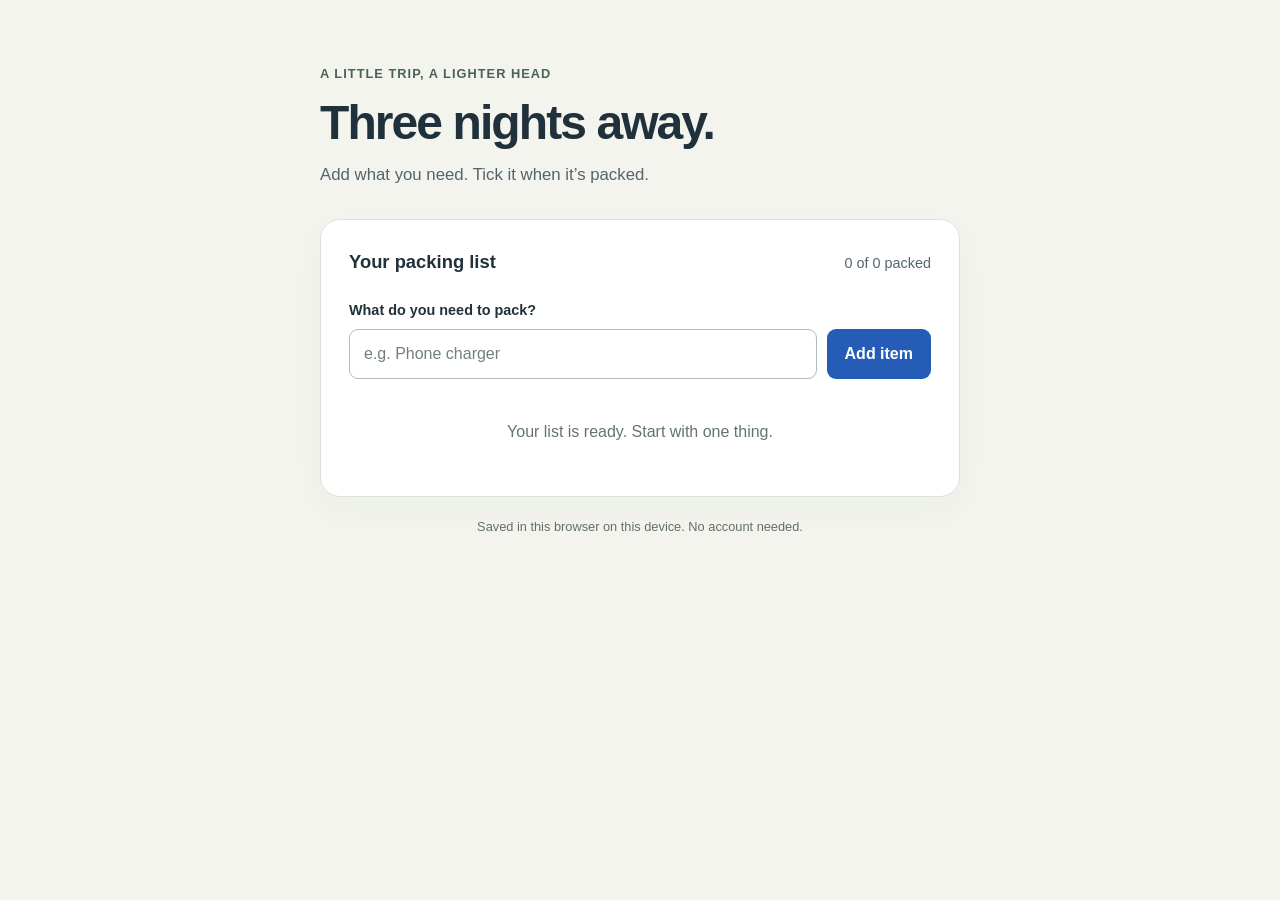
<file: plugins/plain-steps/evals/baseline-app/index.html>
<!doctype html>
<html lang="en">
<head>
  <meta charset="utf-8">
  <meta name="viewport" content="width=device-width, initial-scale=1">
  <meta name="color-scheme" content="light">
  <title>Three-night packing list</title>
  <link rel="stylesheet" href="styles.css">
  <script src="app.js" defer></script>
</head>
<body>
  <main class="packing-app">
    <header>
      <p class="eyebrow">A little trip, a lighter head</p>
      <h1>Three nights away.</h1>
      <p class="intro">Add what you need. Tick it when it’s packed.</p>
    </header>

    <section class="list-card" aria-labelledby="list-heading">
      <div class="list-heading">
        <h2 id="list-heading">Your packing list</h2>
        <p id="progress">0 of 0 packed</p>
      </div>

      <form id="add-form">
        <label for="item-name">What do you need to pack?</label>
        <div class="add-row">
          <input id="item-name" name="item" type="text" placeholder="e.g. Phone charger" autocomplete="off" maxlength="160" required>
          <button type="submit">Add item</button>
        </div>
      </form>

      <p id="empty-state" class="empty-state">Your list is ready. Start with one thing.</p>
      <ul id="packing-list" aria-label="Items to pack"></ul>
      <p id="announcement" class="visually-hidden" role="status" aria-live="polite"></p>
      <p id="storage-warning" class="storage-warning" role="alert" hidden></p>
    </section>

    <footer>Saved in this browser on this device. No account needed.</footer>
  </main>
</body>
</html>
</file>
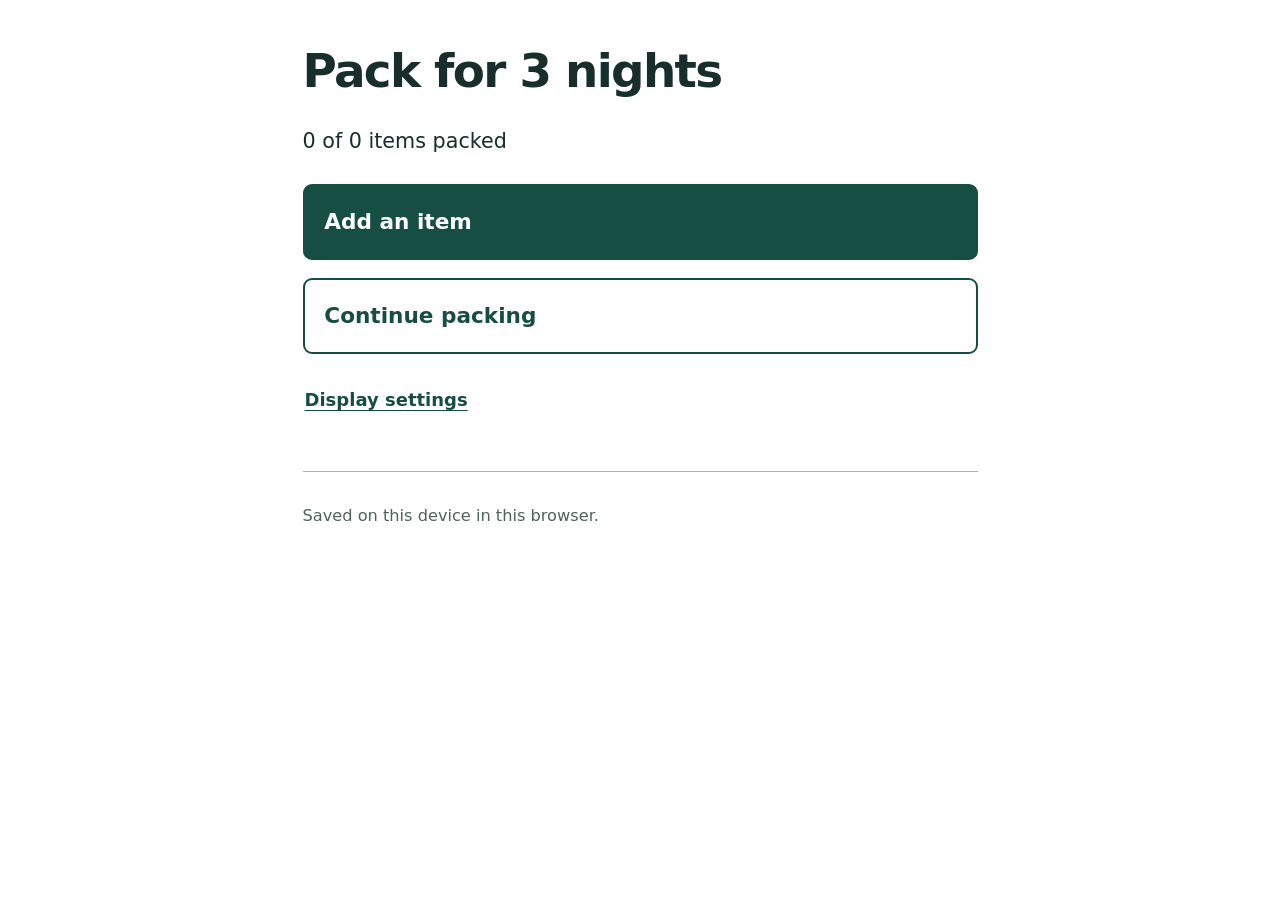
<file: plugins/plain-steps/examples/packing/index.html>
<!doctype html>
<html lang="en">
<head>
  <meta charset="utf-8">
  <meta name="viewport" content="width=device-width, initial-scale=1">
  <meta name="color-scheme" content="light">
  <title>Pack for 3 nights — Plain Steps example</title>
  <link rel="stylesheet" href="style.css">
  <script src="app.js" defer></script>
</head>
<body>
  <a class="skip" href="#main">Skip to packing</a>
  <main id="main">
    <header><h1 id="home-heading" tabindex="-1">Pack for 3 nights</h1></header>
    <section id="home-view" aria-labelledby="home-heading">
      <p id="home-count" class="count">0 of 0 items packed</p>
      <div class="home-actions">
        <button id="home-add" class="primary" type="button">Add an item</button>
        <button id="home-continue" type="button">Continue packing</button>
      </div>
      <button id="home-settings" class="text-button" type="button">Display settings</button>
    </section>

    <section id="add-view" aria-labelledby="add-heading" hidden>
      <button class="back text-button" type="button" data-home>Back to start</button>
      <h2 id="add-heading" tabindex="-1">Add an item</h2>
      <form id="add-form" novalidate>
        <label for="item-name">Item to pack</label>
        <p id="item-hint" class="hint">For example, a toothbrush. Up to 100 characters.</p>
        <input id="item-name" name="item" type="text" autocomplete="off" aria-describedby="item-hint item-error">
        <p id="item-error" class="error" role="alert" hidden></p>
        <button class="primary" type="submit">Add item</button>
        <p class="hint">Your draft stays here when you go back. Add the item to save it.</p>
      </form>
    </section>

    <section id="packing-view" aria-labelledby="packing-heading" hidden>
      <button class="back text-button" type="button" data-home>Back to start</button>
      <h2 id="packing-heading" tabindex="-1">Your packing list</h2>
      <p id="packing-count" class="count">0 of 0 items packed</p>
      <p id="empty-list">No items yet. Add the first thing you want to pack.</p>
      <ul id="packing-list" aria-label="Items to pack"></ul>
      <div class="packing-actions">
        <button id="list-add" class="primary" type="button">Add an item</button>
        <button id="undo" type="button" disabled>Undo last toggle</button>
      </div>
    </section>

    <section id="settings-view" aria-labelledby="settings-heading" hidden>
      <button class="back text-button" type="button" data-home>Back to start</button>
      <h2 id="settings-heading" tabindex="-1">Display settings</h2>
      <fieldset>
        <legend>Space between items</legend>
        <label class="choice"><input type="radio" name="density" value="roomy" checked>Roomy list</label>
        <label class="choice"><input type="radio" name="density" value="compact">Compact list</label>
      </fieldset>
      <details>
        <summary>Where the list is saved</summary>
        <p>This example saves items and display settings in this browser on this device. It sends nothing to a server. Other people using this browser may be able to read them.</p>
        <p>Open this file again in the same browser to continue. Browser settings, private browsing or moving the file can affect saving. Clearing browser data can remove the list.</p>
      </details>
    </section>

    <footer>
      <p id="save-status" role="status" aria-live="polite" aria-atomic="true" tabindex="-1">Checking saved items…</p>
      <button id="retry-save" type="button" hidden>Try saving again</button>
      <p id="action-status" class="visually-hidden" role="status" aria-live="polite" aria-atomic="true"></p>
    </footer>
    <noscript><p>This example needs JavaScript to add and save items. It uses no network connection.</p></noscript>
  </main>
</body>
</html>
</file>
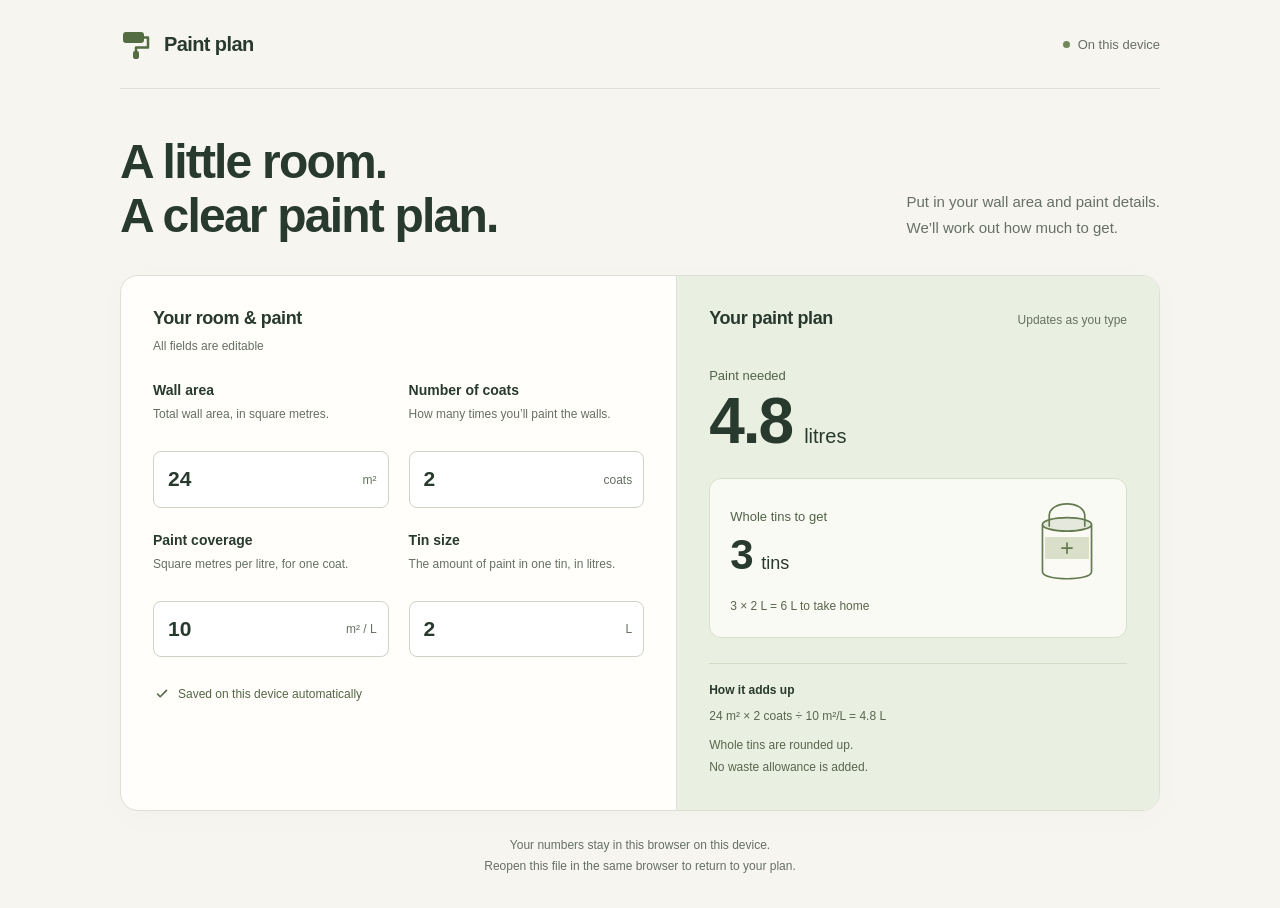
<file: plugins/plain-steps/examples/paint-corrected/index.html>
<!doctype html>
<html lang="en-AU">
<head>
  <meta charset="utf-8">
  <meta name="viewport" content="width=device-width, initial-scale=1">
  <meta name="color-scheme" content="light">
  <meta name="theme-color" content="#f6f5ef">
  <meta http-equiv="Content-Security-Policy" content="default-src 'none'; script-src 'self' file:; style-src 'self' file:; img-src 'self' file: data:; connect-src 'none'; base-uri 'none'; form-action 'none'">
  <title>Paint plan — room calculator</title>
  <link rel="stylesheet" href="styles.css">
  <script src="app.js" defer></script>
</head>
<body>
  <div class="page">
    <header class="masthead">
      <a class="wordmark" href="./index.html" aria-label="Paint plan home">
        <svg viewBox="0 0 32 32" width="32" height="32" fill="none" aria-hidden="true">
          <rect x="3" y="4" width="21" height="11" rx="3" fill="currentColor"/>
          <path d="M24 9.5h4v10H16v7" stroke="currentColor" stroke-width="2.5" stroke-linecap="round" stroke-linejoin="round"/>
          <rect x="13" y="23" width="6" height="8" rx="2" fill="currentColor"/>
        </svg>
        <span>Paint plan</span>
      </a>
      <span class="local-note"><span class="status-dot" aria-hidden="true"></span>On this device</span>
    </header>

    <main>
      <div class="intro">
        <h1>A little room.<br>A clear paint plan.</h1>
        <p>Put in your wall area and paint details.<br class="desktop-break"> We’ll work out how much to get.</p>
      </div>

      <div class="calculator">
        <section class="details" aria-labelledby="details-title">
          <div class="section-heading">
            <h2 id="details-title">Your room &amp; paint</h2>
            <span>All fields are editable</span>
          </div>

          <form id="paint-form" novalidate>
            <div class="field">
              <label for="area">Wall area</label>
              <p class="field-hint" id="area-hint">Total wall area, in square metres.</p>
              <div class="input-wrap">
                <input id="area" name="area" type="number" min="0" step="any" value="24" inputmode="decimal" required aria-describedby="area-hint area-error">
                <span class="unit" aria-hidden="true">m²</span>
              </div>
              <p class="field-error" id="area-error" hidden></p>
            </div>

            <div class="field">
              <label for="coats">Number of coats</label>
              <p class="field-hint" id="coats-hint">How many times you’ll paint the walls.</p>
              <div class="input-wrap">
                <input id="coats" name="coats" type="number" min="1" step="1" value="2" inputmode="numeric" required aria-describedby="coats-hint coats-error">
                <span class="unit" aria-hidden="true">coats</span>
              </div>
              <p class="field-error" id="coats-error" hidden></p>
            </div>

            <div class="field">
              <label for="coverage">Paint coverage</label>
              <p class="field-hint" id="coverage-hint">Square metres per litre, for one coat.</p>
              <div class="input-wrap">
                <input id="coverage" name="coverage" type="number" min="0" step="any" value="10" inputmode="decimal" required aria-describedby="coverage-hint coverage-error">
                <span class="unit" aria-hidden="true">m² / L</span>
              </div>
              <p class="field-error" id="coverage-error" hidden></p>
            </div>

            <div class="field">
              <label for="tin">Tin size</label>
              <p class="field-hint" id="tin-hint">The amount of paint in one tin, in litres.</p>
              <div class="input-wrap">
                <input id="tin" name="tin" type="number" min="0" step="any" value="2" inputmode="decimal" required aria-describedby="tin-hint tin-error">
                <span class="unit" aria-hidden="true">L</span>
              </div>
              <p class="field-error" id="tin-error" hidden></p>
            </div>
          </form>

          <div class="save-note" id="save-note" role="status">
            <svg viewBox="0 0 20 20" width="18" height="18" fill="none" aria-hidden="true"><path d="m5 10 3 3 7-7" stroke="currentColor" stroke-width="1.8" stroke-linecap="round" stroke-linejoin="round"/></svg>
            <span id="save-message">Checking local save…</span>
          </div>
        </section>

        <section class="results" aria-labelledby="results-title">
          <div class="result-heading">
            <h2 id="results-title">Your paint plan</h2>
            <span class="live-note">Updates as you type</span>
          </div>

          <div id="result-values" role="status" aria-live="polite" aria-atomic="true">
            <div class="litres-result">
              <p class="result-label">Paint needed</p>
              <p class="litres-number"><output id="litres" for="area coats coverage">4.8</output><span>litres</span></p>
            </div>

            <div class="tins-result">
              <div>
                <p class="result-label">Whole tins to get</p>
                <p class="tins-number"><output id="tins" for="area coats coverage tin">3</output><span id="tin-label">tins</span></p>
              </div>
              <svg class="tin-drawing" viewBox="0 0 92 104" width="78" height="88" fill="none" aria-hidden="true">
                <path d="M17 30v56c0 11 58 11 58 0V30" fill="#fbfaf5" stroke="currentColor" stroke-width="2"/>
                <ellipse cx="46" cy="30" rx="29" ry="8" fill="#e5e9dd" stroke="currentColor" stroke-width="2"/>
                <path d="M20 45h52v26H20z" fill="#d9dfc8"/>
                <path d="M25 32V20C25 1 67 1 67 20v12" stroke="currentColor" stroke-width="2" stroke-linecap="round"/>
                <path d="M40 58h12M46 52v12" stroke="currentColor" stroke-width="2" stroke-linecap="round"/>
              </svg>
              <p class="tin-detail" id="tin-detail">3 × 2 L = 6 L to take home</p>
            </div>
            <p class="result-message" id="result-message" hidden></p>
          </div>

          <div class="working">
            <h3>How it adds up</h3>
            <p id="formula">24 m² × 2 coats ÷ 10 m²/L = 4.8 L</p>
            <p>Whole tins are rounded up.<br>No waste allowance is added.</p>
          </div>
        </section>
      </div>

      <footer>
        <p>Your numbers stay in this browser on this device.</p>
        <p>Reopen this file in the same browser to return to your plan.</p>
      </footer>
      <noscript><p class="noscript">Enable JavaScript in this browser to calculate and save your plan.</p></noscript>
    </main>
  </div>
</body>
</html>
</file>
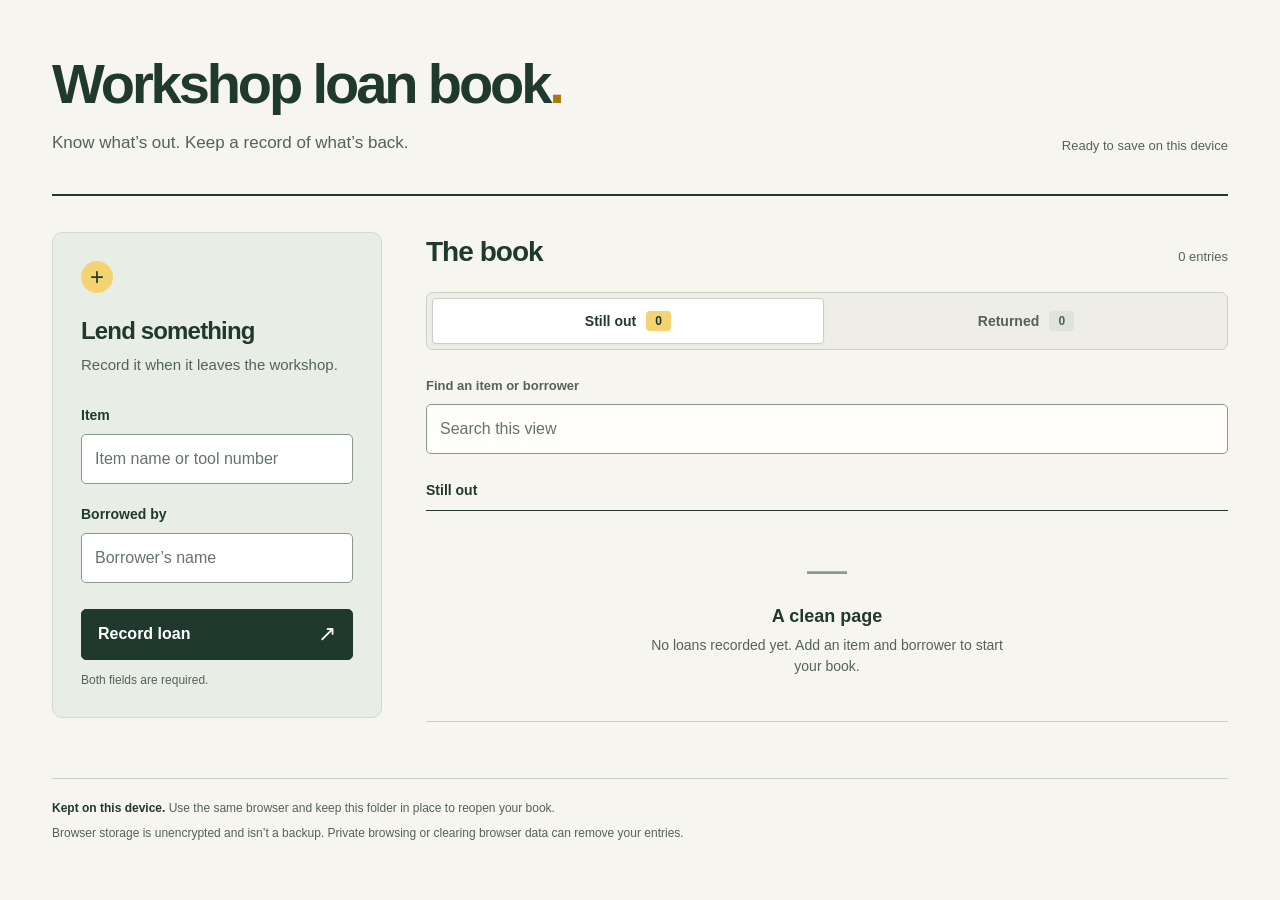
<file: plugins/plain-steps/examples/workshop-loans/index.html>
<!doctype html>
<html lang="en">
<head>
  <meta charset="utf-8">
  <meta name="viewport" content="width=device-width, initial-scale=1">
  <meta name="theme-color" content="#20392f">
  <meta http-equiv="Content-Security-Policy" content="default-src 'none'; script-src 'self'; style-src 'self'; connect-src 'none'; base-uri 'none'; form-action 'none'; object-src 'none'">
  <title>Workshop loan book</title>
  <link rel="stylesheet" href="styles.css">
  <script src="loan-book.js" defer></script>
  <script src="app.js" defer></script>
</head>
<body>
  <a class="skip-link" href="#main">Skip to loan book</a>
  <div class="page">
    <header class="page-header">
      <div>
        <h1>Workshop loan book<span aria-hidden="true">.</span></h1>
        <p>Know what’s out. Keep a record of what’s back.</p>
      </div>
      <p class="save-state" id="save-state">Opening saved book…</p>
    </header>
    <main id="main">
      <noscript><p class="notice">Turn on JavaScript to use the loan book. Nothing has been saved or changed.</p></noscript>
      <div id="storage-problem" class="notice" hidden>
        <p id="storage-error" role="alert"></p>
        <button type="button" id="retry-storage" class="secondary">Reopen saved book</button>
        <p class="small">Your entries in the form stay here.</p>
      </div>
      <div class="workspace">
        <section class="entry-panel" aria-labelledby="entry-heading">
          <div class="section-marker" aria-hidden="true">+</div>
          <h2 id="entry-heading">Lend something</h2>
          <p class="muted">Record it when it leaves the workshop.</p>
          <form id="loan-form" novalidate>
            <div class="field">
              <label for="item">Item</label>
              <input id="item" name="item" type="text" required maxlength="160" autocomplete="off" placeholder="Item name or tool number" aria-describedby="item-error">
              <p id="item-error" class="field-error" hidden></p>
            </div>
            <div class="field">
              <label for="borrower">Borrowed by</label>
              <input id="borrower" name="borrower" type="text" required maxlength="100" autocomplete="off" placeholder="Borrower’s name" aria-describedby="borrower-error">
              <p id="borrower-error" class="field-error" hidden></p>
            </div>
            <button id="record-loan" class="primary" type="submit" disabled>Record loan <span aria-hidden="true">↗</span></button>
            <p class="form-note">Both fields are required.</p>
          </form>
        </section>
        <section class="book-panel" aria-labelledby="book-heading">
          <div class="book-header">
            <h2 id="book-heading">The book</h2>
            <p class="book-total" id="book-total">Opening…</p>
          </div>
          <div class="view-controls" role="group" aria-label="Show loans">
            <button type="button" class="view-button" id="show-out" aria-pressed="true">Still out <span id="out-count">0</span></button>
            <button type="button" class="view-button" id="show-returned" aria-pressed="false">Returned <span id="returned-count">0</span></button>
          </div>
          <div id="undo-panel" class="undo-panel" hidden>
            <p id="undo-description"></p>
            <button type="button" id="undo-return" class="text-button">Undo last return</button>
          </div>
          <div class="search-field">
            <label for="search">Find an item or borrower</label>
            <input id="search" type="search" autocomplete="off" placeholder="Search this view" aria-controls="loan-list">
          </div>
          <div class="list-heading">
            <h3 id="list-heading" tabindex="-1">Still out</h3>
            <p id="result-count" class="small"></p>
          </div>
          <ul id="loan-list" class="loan-list" aria-labelledby="list-heading"></ul>
          <div id="empty-state" class="empty-state">
            <span class="empty-mark" aria-hidden="true">—</span>
            <h3 id="empty-title">Opening your book</h3>
            <p id="empty-copy">Checking for entries saved on this device.</p>
          </div>
        </section>
      </div>
      <p id="status" class="status-message" role="status" aria-live="polite" aria-atomic="true"></p>
    </main>
    <footer>
      <p><strong>Kept on this device.</strong> Use the same browser and keep this folder in place to reopen your book.</p>
      <p>Browser storage is unencrypted and isn’t a backup. Private browsing or clearing browser data can remove your entries.</p>
    </footer>
  </div>
</body>
</html>
</file>
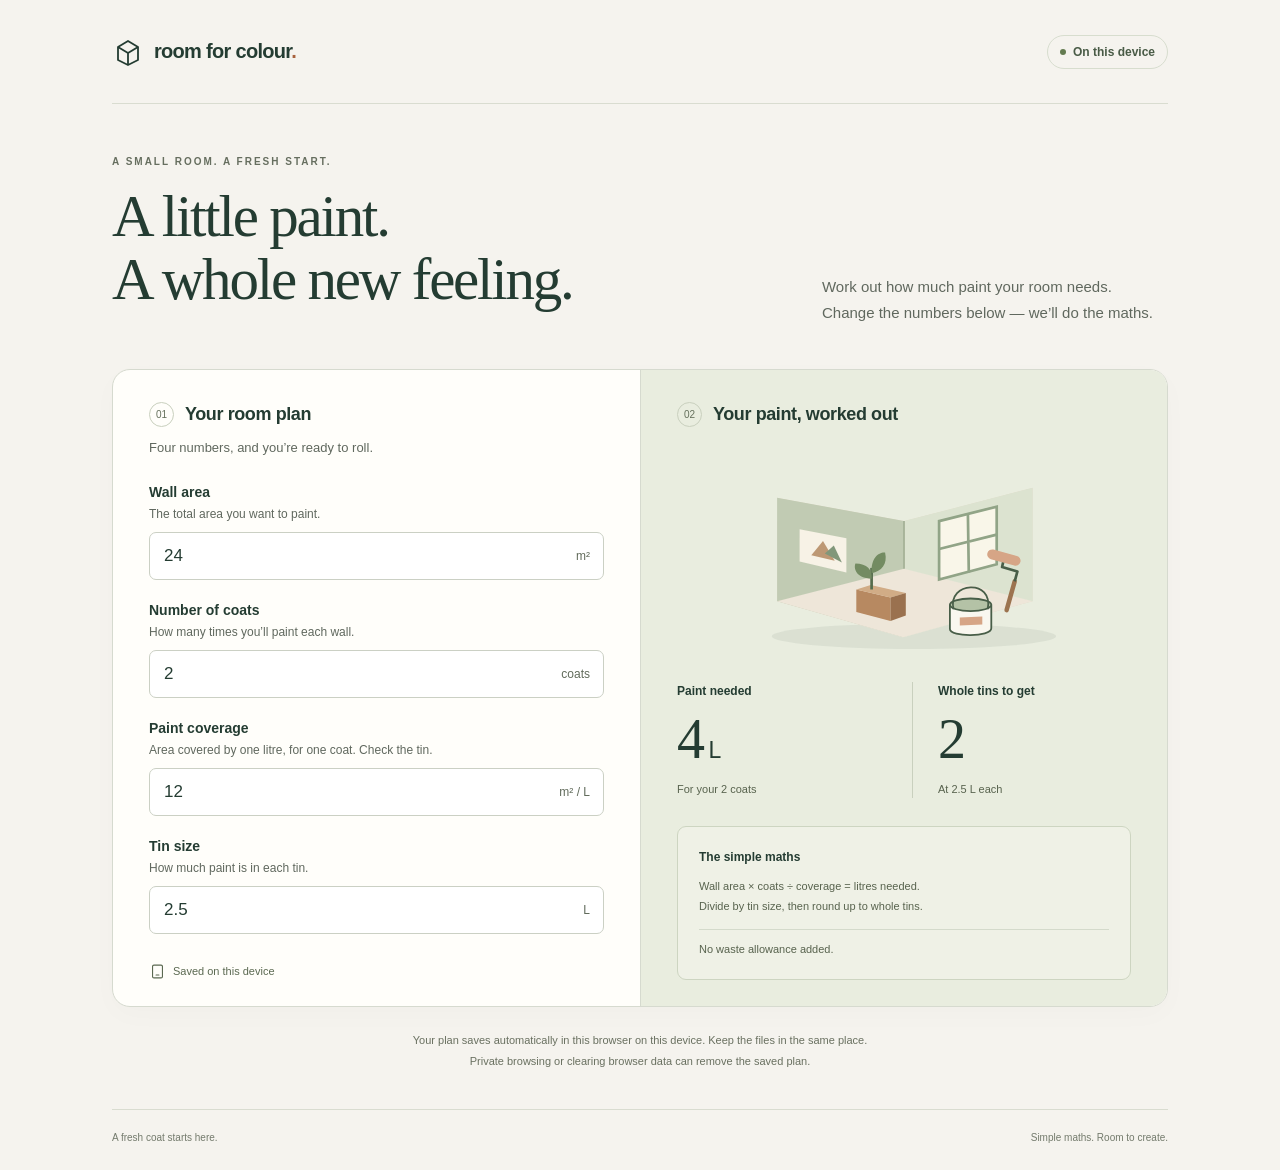
<file: plugins/plain-steps/evals/v2/native-v1-paint-baseline/index.html>
<!doctype html>
<html lang="en">
  <head>
    <meta charset="utf-8">
    <meta name="viewport" content="width=device-width, initial-scale=1">
    <meta name="theme-color" content="#f5f3ee">
    <meta http-equiv="Content-Security-Policy" content="default-src 'none'; script-src 'self' file:; style-src 'self' file:; img-src 'self' data:; connect-src 'none'; font-src 'none'; object-src 'none'; base-uri 'none'; form-action 'none'">
    <title>Room for colour — Paint calculator</title>
    <link rel="stylesheet" href="styles.css">
    <script src="app.js" defer></script>
  </head>
  <body>
    <div class="page">
      <header class="site-header">
        <a class="brand" href="#main" aria-label="Room for colour, paint calculator">
          <svg viewBox="0 0 32 32" width="32" height="32" fill="none" aria-hidden="true">
            <path d="M6 11 16 5l10 6v13l-10 5-10-5V11Z" stroke="currentColor" stroke-width="1.8" stroke-linejoin="round"/>
            <path d="m6 11 10 6 10-6M16 17v12" stroke="currentColor" stroke-width="1.8" stroke-linejoin="round"/>
          </svg>
          <span>room for colour<span class="brand-dot">.</span></span>
        </a>
        <span class="local-badge"><span aria-hidden="true"></span>On this device</span>
      </header>

      <main id="main">
        <div class="intro">
          <p class="eyebrow">A SMALL ROOM. A FRESH START.</p>
          <h1>A little paint.<br>A whole new feeling.</h1>
          <p class="intro-copy">Work out how much paint your room needs.<br class="desktop-break"> Change the numbers below — we’ll do the maths.</p>
        </div>

        <div class="calculator">
          <section class="plan-panel" aria-labelledby="plan-heading">
            <div class="section-heading">
              <span class="step-number" aria-hidden="true">01</span>
              <h2 id="plan-heading">Your room plan</h2>
            </div>
            <p class="section-copy">Four numbers, and you’re ready to roll.</p>

            <form id="paint-form" novalidate>
              <div class="field">
                <label for="area">Wall area <span class="sr-only">in square metres</span></label>
                <p class="field-hint" id="area-hint">The total area you want to paint.</p>
                <div class="input-wrap">
                  <input id="area" name="area" type="text" inputmode="decimal" maxlength="32" value="24" autocomplete="off" spellcheck="false" aria-describedby="area-hint area-error" required>
                  <span class="input-unit" aria-hidden="true">m²</span>
                </div>
                <p class="field-error" id="area-error" hidden></p>
              </div>

              <div class="field">
                <label for="coats">Number of coats</label>
                <p class="field-hint" id="coats-hint">How many times you’ll paint each wall.</p>
                <div class="input-wrap">
                  <input id="coats" name="coats" type="text" inputmode="numeric" maxlength="32" value="2" autocomplete="off" spellcheck="false" aria-describedby="coats-hint coats-error" required>
                  <span class="input-unit" aria-hidden="true">coats</span>
                </div>
                <p class="field-error" id="coats-error" hidden></p>
              </div>

              <div class="field">
                <label for="coverage">Paint coverage <span class="sr-only">in square metres per litre</span></label>
                <p class="field-hint" id="coverage-hint">Area covered by one litre, for one coat. Check the tin.</p>
                <div class="input-wrap">
                  <input id="coverage" name="coverage" type="text" inputmode="decimal" maxlength="32" value="12" autocomplete="off" spellcheck="false" aria-describedby="coverage-hint coverage-error" required>
                  <span class="input-unit" aria-hidden="true">m² / L</span>
                </div>
                <p class="field-error" id="coverage-error" hidden></p>
              </div>

              <div class="field">
                <label for="tinSize">Tin size <span class="sr-only">in litres</span></label>
                <p class="field-hint" id="tinSize-hint">How much paint is in each tin.</p>
                <div class="input-wrap">
                  <input id="tinSize" name="tinSize" type="text" inputmode="decimal" maxlength="32" value="2.5" autocomplete="off" spellcheck="false" aria-describedby="tinSize-hint tinSize-error" required>
                  <span class="input-unit" aria-hidden="true">L</span>
                </div>
                <p class="field-error" id="tinSize-error" hidden></p>
              </div>
            </form>
            <div class="save-notice">
              <svg width="17" height="17" viewBox="0 0 24 24" fill="none" aria-hidden="true"><rect x="5" y="3" width="14" height="18" rx="2" stroke="currentColor" stroke-width="1.6"/><path d="M10 17h4" stroke="currentColor" stroke-width="1.6" stroke-linecap="round"/></svg>
              <p id="save-status" role="status">Checking saved plan…</p>
            </div>
          </section>

          <section class="result-panel" aria-labelledby="result-heading">
            <div class="section-heading">
              <span class="step-number" aria-hidden="true">02</span>
              <h2 id="result-heading">Your paint, worked out</h2>
            </div>

            <svg class="room-art" viewBox="0 0 400 230" fill="none" aria-hidden="true">
              <ellipse cx="211" cy="207" rx="158" ry="14" fill="#243c32" opacity=".07"/>
              <path d="M59 168V53l141 26 143-37v126l-144 40L59 168Z" fill="#e7dfd0"/>
              <path d="M59 53 200 79v129L59 168V53Z" fill="#c1cbb3"/>
              <path d="m200 79 143-37v126l-144 40 1-129Z" fill="#dce3d0"/>
              <path d="m59 168 141-36 143 36-144 40L59 168Z" fill="#eee6d9"/>
              <path d="M200 79v53" stroke="#a5b297" stroke-width="2"/>
              <path d="m239 79 64-16v64l-64 17V79Z" fill="#f9f6e9" stroke="#91a487" stroke-width="3"/>
              <path d="m271 71 1 65m-33-26 64-16" stroke="#91a487" stroke-width="3"/>
              <path d="m84 88 52 10v38l-52-12V88Z" fill="#f7f2e6"/>
              <path d="m97 117 13-16 13 22-26-6Z" fill="#bd9874"/>
              <path d="m112 115 10-9 9 19-19-10Z" fill="#81977a"/>
              <path d="m147 155 38 9v26l-38-10v-25Z" fill="#b78961"/>
              <path d="m147 155 16-5 39 9-17 5-38-9Z" fill="#d1ac86"/>
              <path d="m185 164 17-5v25l-17 6v-26Z" fill="#9a714f"/>
              <path d="M164 155v-24" stroke="#556c4c" stroke-width="3"/>
              <path d="M164 143c-18-1-20-12-18-17 13 0 19 7 18 17Zm0-6c-1-18 9-24 15-23 3 13-4 21-15 23Z" fill="#738b62"/>
              <ellipse cx="274" cy="173" rx="23" ry="7" fill="#485e48"/>
              <path d="M251 172v27c0 9 46 9 46-1v-26" fill="#f9f7ef" stroke="#485e48" stroke-width="2"/>
              <ellipse cx="274" cy="172" rx="23" ry="7" fill="#b4c2a6" stroke="#485e48" stroke-width="2"/>
              <path d="M255 177c-7-31 45-34 38 0" stroke="#485e48" stroke-width="2"/>
              <path d="m262 186 25-1v9l-25 1v-9Z" fill="#d6a586"/>
              <path d="m314 178 9-32" stroke="#9c734f" stroke-width="5" stroke-linecap="round"/>
              <path d="m323 146 3-11-17-5 2-9" stroke="#485e48" stroke-width="3" stroke-linejoin="round"/>
              <path d="m298 116 26 7" stroke="#d6a586" stroke-width="11" stroke-linecap="round"/>
            </svg>

            <div id="results" aria-live="polite" aria-atomic="true">
              <div class="result-grid">
                <div class="result-item">
                  <p class="result-label">Paint needed</p>
                  <p class="result-value"><span id="litres-result">4</span><span class="result-unit"> L</span></p>
                  <p class="result-detail" id="coats-detail">For your 2 coats</p>
                </div>
                <div class="result-item">
                  <p class="result-label">Whole tins to get</p>
                  <p class="result-value" id="tins-result">2</p>
                  <p class="result-detail" id="tin-detail">At 2.5 L each</p>
                </div>
              </div>
              <p class="rounding-note" id="rounding-note" hidden></p>
              <p class="calculation-error" id="calculation-error" hidden></p>
            </div>

            <div class="formula-card">
              <p class="formula-title">The simple maths</p>
              <p>Wall area × coats ÷ coverage = litres needed.</p>
              <p>Divide by tin size, then round up to whole tins.</p>
              <p class="allowance-note">No waste allowance added.</p>
            </div>
          </section>
        </div>

        <p class="storage-detail">Your plan saves automatically in this browser on this device. Keep the files in the same place.<br>Private browsing or clearing browser data can remove the saved plan.</p>
        <noscript><p class="noscript-note">Enable JavaScript in your browser to calculate and save your plan. The starting example needs 4 L and 2 tins.</p></noscript>
      </main>
      <footer><span>A fresh coat starts here.</span><span>Simple maths. Room to create.</span></footer>
    </div>
  </body>
</html>
</file>
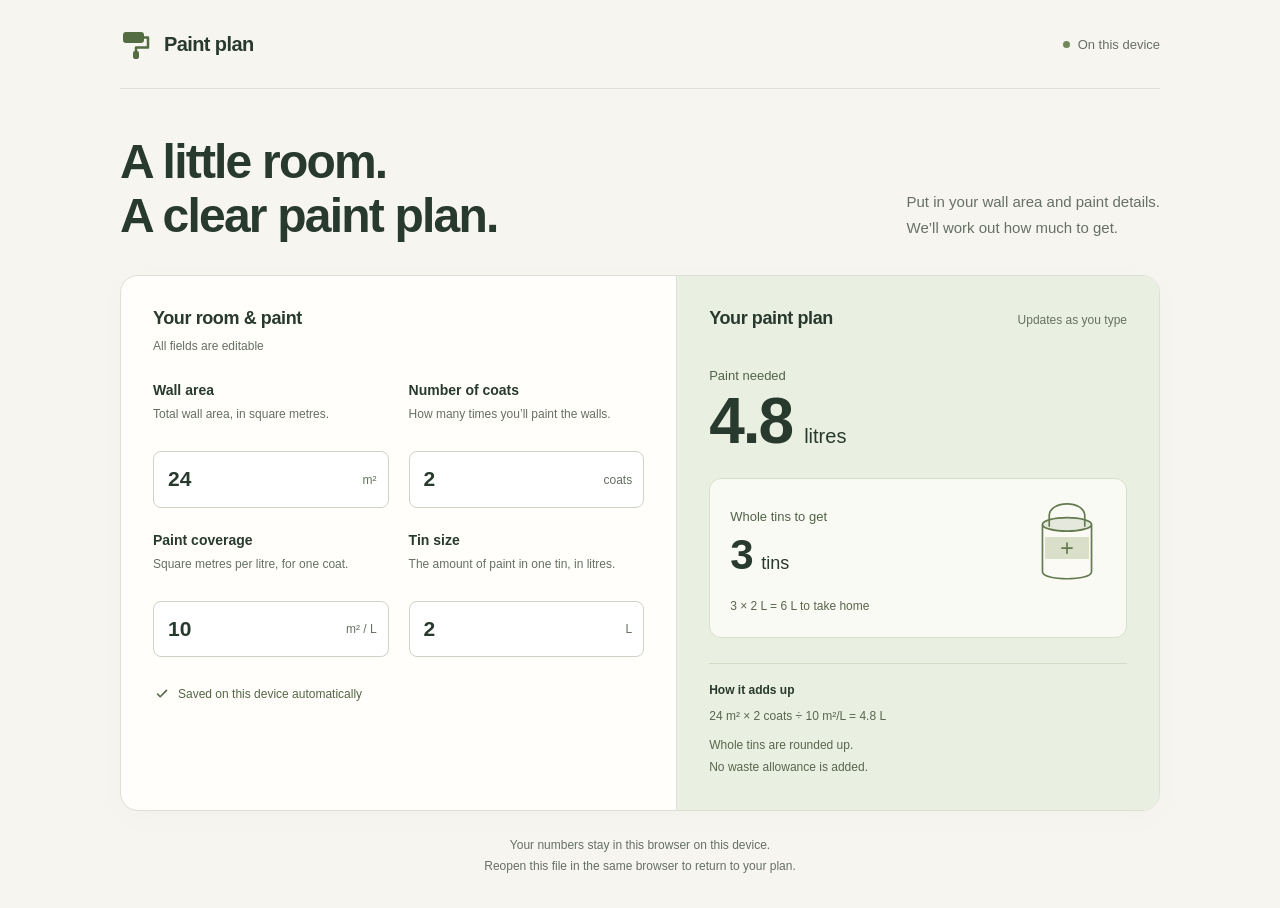
<file: plugins/plain-steps/evals/v2/native-v2-paint-control/index.html>
<!doctype html>
<html lang="en-AU">
<head>
  <meta charset="utf-8">
  <meta name="viewport" content="width=device-width, initial-scale=1">
  <meta name="color-scheme" content="light">
  <meta name="theme-color" content="#f6f5ef">
  <meta http-equiv="Content-Security-Policy" content="default-src 'none'; script-src 'self' file:; style-src 'self' file:; img-src 'self' file: data:; connect-src 'none'; base-uri 'none'; form-action 'none'">
  <title>Paint plan — room calculator</title>
  <link rel="stylesheet" href="styles.css">
  <script src="app.js" defer></script>
</head>
<body>
  <div class="page">
    <header class="masthead">
      <a class="wordmark" href="./index.html" aria-label="Paint plan home">
        <svg viewBox="0 0 32 32" width="32" height="32" fill="none" aria-hidden="true">
          <rect x="3" y="4" width="21" height="11" rx="3" fill="currentColor"/>
          <path d="M24 9.5h4v10H16v7" stroke="currentColor" stroke-width="2.5" stroke-linecap="round" stroke-linejoin="round"/>
          <rect x="13" y="23" width="6" height="8" rx="2" fill="currentColor"/>
        </svg>
        <span>Paint plan</span>
      </a>
      <span class="local-note"><span class="status-dot" aria-hidden="true"></span>On this device</span>
    </header>

    <main>
      <div class="intro">
        <h1>A little room.<br>A clear paint plan.</h1>
        <p>Put in your wall area and paint details.<br class="desktop-break"> We’ll work out how much to get.</p>
      </div>

      <div class="calculator">
        <section class="details" aria-labelledby="details-title">
          <div class="section-heading">
            <h2 id="details-title">Your room &amp; paint</h2>
            <span>All fields are editable</span>
          </div>

          <form id="paint-form" novalidate>
            <div class="field">
              <label for="area">Wall area</label>
              <p class="field-hint" id="area-hint">Total wall area, in square metres.</p>
              <div class="input-wrap">
                <input id="area" name="area" type="number" min="0" step="any" value="24" inputmode="decimal" required aria-describedby="area-hint area-error">
                <span class="unit" aria-hidden="true">m²</span>
              </div>
              <p class="field-error" id="area-error" hidden></p>
            </div>

            <div class="field">
              <label for="coats">Number of coats</label>
              <p class="field-hint" id="coats-hint">How many times you’ll paint the walls.</p>
              <div class="input-wrap">
                <input id="coats" name="coats" type="number" min="1" step="1" value="2" inputmode="numeric" required aria-describedby="coats-hint coats-error">
                <span class="unit" aria-hidden="true">coats</span>
              </div>
              <p class="field-error" id="coats-error" hidden></p>
            </div>

            <div class="field">
              <label for="coverage">Paint coverage</label>
              <p class="field-hint" id="coverage-hint">Square metres per litre, for one coat.</p>
              <div class="input-wrap">
                <input id="coverage" name="coverage" type="number" min="0" step="any" value="12" inputmode="decimal" required aria-describedby="coverage-hint coverage-error">
                <span class="unit" aria-hidden="true">m² / L</span>
              </div>
              <p class="field-error" id="coverage-error" hidden></p>
            </div>

            <div class="field">
              <label for="tin">Tin size</label>
              <p class="field-hint" id="tin-hint">The amount of paint in one tin, in litres.</p>
              <div class="input-wrap">
                <input id="tin" name="tin" type="number" min="0" step="any" value="2.5" inputmode="decimal" required aria-describedby="tin-hint tin-error">
                <span class="unit" aria-hidden="true">L</span>
              </div>
              <p class="field-error" id="tin-error" hidden></p>
            </div>
          </form>

          <div class="save-note" id="save-note" role="status">
            <svg viewBox="0 0 20 20" width="18" height="18" fill="none" aria-hidden="true"><path d="m5 10 3 3 7-7" stroke="currentColor" stroke-width="1.8" stroke-linecap="round" stroke-linejoin="round"/></svg>
            <span id="save-message">Checking local save…</span>
          </div>
        </section>

        <section class="results" aria-labelledby="results-title">
          <div class="result-heading">
            <h2 id="results-title">Your paint plan</h2>
            <span class="live-note">Updates as you type</span>
          </div>

          <div id="result-values" role="status" aria-live="polite" aria-atomic="true">
            <div class="litres-result">
              <p class="result-label">Paint needed</p>
              <p class="litres-number"><output id="litres" for="area coats coverage">4</output><span>litres</span></p>
            </div>

            <div class="tins-result">
              <div>
                <p class="result-label">Whole tins to get</p>
                <p class="tins-number"><output id="tins" for="area coats coverage tin">2</output><span id="tin-label">tins</span></p>
              </div>
              <svg class="tin-drawing" viewBox="0 0 92 104" width="78" height="88" fill="none" aria-hidden="true">
                <path d="M17 30v56c0 11 58 11 58 0V30" fill="#fbfaf5" stroke="currentColor" stroke-width="2"/>
                <ellipse cx="46" cy="30" rx="29" ry="8" fill="#e5e9dd" stroke="currentColor" stroke-width="2"/>
                <path d="M20 45h52v26H20z" fill="#d9dfc8"/>
                <path d="M25 32V20C25 1 67 1 67 20v12" stroke="currentColor" stroke-width="2" stroke-linecap="round"/>
                <path d="M40 58h12M46 52v12" stroke="currentColor" stroke-width="2" stroke-linecap="round"/>
              </svg>
              <p class="tin-detail" id="tin-detail">2 × 2.5 L = 5 L to take home</p>
            </div>
            <p class="result-message" id="result-message" hidden></p>
          </div>

          <div class="working">
            <h3>How it adds up</h3>
            <p id="formula">24 m² × 2 coats ÷ 12 m²/L = 4 L</p>
            <p>Whole tins are rounded up.<br>No waste allowance is added.</p>
          </div>
        </section>
      </div>

      <footer>
        <p>Your numbers stay in this browser on this device.</p>
        <p>Reopen this file in the same browser to return to your plan.</p>
      </footer>
      <noscript><p class="noscript">Enable JavaScript in this browser to calculate and save your plan.</p></noscript>
    </main>
  </div>
</body>
</html>
</file>
<file: plugins/plain-steps/evals/baseline-app/styles.css>
:root {
  font-family: -apple-system, BlinkMacSystemFont, "Segoe UI", sans-serif;
  color: #20313c;
  background: #f3f4ee;
  font-synthesis: none;
  line-height: 1.5;
}

* { box-sizing: border-box; }
body { margin: 0; }
.packing-app { width: min(100% - 32px, 640px); margin: 64px auto 32px; }
.eyebrow { color: #4b6257; font-size: .8rem; font-weight: 700; letter-spacing: .08em; text-transform: uppercase; }
h1 { margin: 12px 0; font-size: clamp(2rem, 7vw, 3rem); line-height: 1.12; letter-spacing: -.04em; }
.intro { margin: 0 0 32px; color: #54646d; font-size: 1.05rem; }
.list-card { padding: 28px; background: #fff; border: 1px solid #dde2dc; border-radius: 20px; box-shadow: 0 12px 36px #20313c08; }
.list-heading { display: flex; align-items: baseline; justify-content: space-between; gap: 12px; flex-wrap: wrap; margin-bottom: 24px; }
h2 { margin: 0; font-size: 1.15rem; }
#progress { margin: 0; color: #52656d; font-size: .9rem; font-variant-numeric: tabular-nums; }
label[for="item-name"] { display: block; margin-bottom: 8px; font-size: .9rem; font-weight: 600; }
.add-row { display: flex; gap: 10px; }
input[type="text"] { min-width: 0; flex: 1; width: 100%; padding: 12px 14px; color: inherit; background: #fff; border: 1px solid #aebcb8; border-radius: 9px; font: inherit; }
input::placeholder { color: #718078; }
button { flex-shrink: 0; padding: 12px 18px; border: 0; border-radius: 9px; color: #fff; background: #245cb7; font: inherit; font-weight: 600; cursor: pointer; }
button:hover { background: #1b4b99; }
:focus-visible { outline: 3px solid #e7a432; outline-offset: 3px; }
#packing-list { padding: 0; margin: 24px 0 0; list-style: none; }
#packing-list:empty { display: none; }
.packing-item { border-top: 1px solid #e7ece6; }
.packing-item label { display: flex; align-items: flex-start; gap: 12px; padding: 15px 0; cursor: pointer; overflow-wrap: anywhere; }
.packing-item input { flex-shrink: 0; width: 21px; height: 21px; margin: 2px 0 0; accent-color: #245cb7; cursor: pointer; }
.packing-item input:checked + span { color: #6c7873; text-decoration: line-through; }
.empty-state { padding: 25px 0 8px; color: #63756b; text-align: center; }
.storage-warning { margin: 20px 0 0; padding: 12px; border: 1px solid #d5b26c; border-radius: 8px; background: #fff8e8; color: #624818; font-size: .9rem; }
footer { margin-top: 20px; color: #607069; text-align: center; font-size: .8rem; }
.visually-hidden { position: absolute; width: 1px; height: 1px; padding: 0; margin: -1px; overflow: hidden; clip: rect(0, 0, 0, 0); white-space: nowrap; border: 0; }
[hidden] { display: none !important; }

@media (max-width: 480px) {
  .packing-app { margin-top: 32px; }
  .list-card { padding: 20px; }
  .add-row { flex-direction: column; }
}
</file>
<file: plugins/plain-steps/examples/packing/style.css>
:root {
  font-family: system-ui, -apple-system, BlinkMacSystemFont, "Segoe UI", sans-serif;
  color: #182e2a;
  background: #fff;
  font-size: 18px;
  line-height: 1.5;
  --ink: #182e2a;
  --muted: #4e625d;
  --accent: #174e43;
  --line: #a4b7af;
}
* { box-sizing: border-box; }
[hidden] { display: none !important; }
body { margin: 0; }
main { max-width: 40rem; padding: 2.5rem 1.25rem; margin: 0 auto; }
h1 { font-size: clamp(1.8rem, 6vw, 2.6rem); line-height: 1.15; letter-spacing: -.035em; margin: 0 0 1.5rem; }
h2 { font-size: 1.6rem; line-height: 1.25; margin: 1rem 0; letter-spacing: -.02em; }
p { margin: .75rem 0; }
.count { font-size: 1.15rem; margin-bottom: 1.5rem; }
button, input, summary { font: inherit; }
button { min-height: 48px; border: 2px solid var(--accent); border-radius: 9px; padding: .65rem 1rem; background: white; color: var(--accent); font-weight: 650; cursor: pointer; overflow-wrap: anywhere; }
button:hover:not(:disabled) { background: #edf5f1; }
button.primary { background: var(--accent); color: white; }
button.primary:hover { background: #123e35; }
button:disabled { color: #66716e; border-color: #7e8b86; background: #f2f5f3; cursor: default; }
:focus-visible { outline: 3px solid #8a3600; outline-offset: 4px; }
h1:focus, h2:focus, #save-status:focus { outline: none; }
h1:focus-visible, h2:focus-visible, #save-status:focus-visible { outline: 3px solid #8a3600; outline-offset: 4px; }
.home-actions { display: grid; gap: 1rem; margin-bottom: 1rem; }
.home-actions button { padding: 1.1rem; text-align: left; font-size: 1.2rem; }
.text-button { border-color: transparent; text-decoration: underline; text-underline-offset: .2em; padding-left: 0; padding-right: .25rem; }
.back { margin-top: -.25rem; }
label, legend { font-weight: 650; }
.hint { color: var(--muted); font-size: .94rem; max-width: 36rem; }
input[type="text"] { display: block; width: 100%; min-height: 50px; border: 2px solid #687d75; border-radius: 6px; padding: .6rem; margin: .6rem 0 1rem; color: var(--ink); background: white; }
input[aria-invalid="true"] { border: 3px solid #9c2e1f; }
.error { color: #8b241a; font-weight: 650; }
#packing-list { list-style: none; padding: 0; margin: 1rem 0 1.5rem; }
.item { border-bottom: 1px solid var(--line); }
.item label { display: flex; align-items: center; gap: .85rem; min-height: 64px; padding: .75rem .2rem; cursor: pointer; font-weight: 500; }
.item input { flex: 0 0 24px; width: 24px; height: 24px; margin: 0; accent-color: var(--accent); }
.item-text { min-width: 0; flex: 1; overflow-wrap: anywhere; }
.item-state { font-size: .85rem; color: var(--muted); white-space: nowrap; }
body[data-density="compact"] .item label { min-height: 48px; padding: .3rem .2rem; }
.packing-actions { display: flex; flex-wrap: wrap; gap: .75rem; }
fieldset { border: 0; padding: 0; margin: 1.25rem 0 1.75rem; }
legend { padding: 0; margin-bottom: .5rem; }
.choice { display: flex; align-items: center; gap: .75rem; min-height: 48px; cursor: pointer; font-weight: 500; }
.choice input { width: 24px; height: 24px; margin: 0; accent-color: var(--accent); }
summary { min-height: 48px; padding: .6rem 0; cursor: pointer; color: var(--accent); text-decoration: underline; text-underline-offset: .2em; font-weight: 650; }
footer { border-top: 1px solid var(--line); margin-top: 2.5rem; padding-top: 1rem; color: var(--muted); font-size: .9rem; }
#save-status[data-problem="true"] { color: #8b241a; font-weight: 600; }
.skip { position: absolute; left: 1rem; top: -6rem; padding: .7rem; color: white; background: var(--accent); z-index: 2; }
.skip:focus { top: .5rem; }
.visually-hidden { position: absolute; width: 1px; height: 1px; padding: 0; margin: -1px; overflow: hidden; clip-path: inset(50%); white-space: nowrap; border: 0; }
@media (max-width: 380px) { main { padding: 1.75rem 1rem; } .item label { flex-wrap: wrap; gap: .5rem; } .item-state { margin-left: 2rem; } .packing-actions { display: grid; } }
</file>
<file: plugins/plain-steps/examples/paint-corrected/styles.css>
:root {
  color-scheme: light;
  --paper: #f6f5ef;
  --ink: #28392d;
  --muted: #667063;
  --line: #dce0d5;
  --accent: #536c41;
  --error: #9b3529;
  font-family: -apple-system, BlinkMacSystemFont, "Segoe UI", sans-serif;
  color: var(--ink);
  background: var(--paper);
  font-synthesis: none;
}

* { box-sizing: border-box; }
body { margin: 0; }
[hidden] { display: none !important; }
.page { max-width: 1120px; margin: 0 auto; padding: 0 40px; }
.masthead { display: flex; justify-content: space-between; align-items: center; padding: 28px 0; border-bottom: 1px solid var(--line); gap: 20px; }
.wordmark { display: inline-flex; align-items: center; gap: 12px; color: var(--ink); text-decoration: none; font-size: 20px; font-weight: 700; letter-spacing: -.6px; }
.wordmark svg { color: var(--accent); }
.local-note { display: inline-flex; align-items: center; gap: 8px; font-size: 13px; color: var(--muted); }
.status-dot { width: 7px; height: 7px; border-radius: 50%; background: #71865a; }
.intro { padding: 46px 0 32px; display: flex; align-items: flex-end; justify-content: space-between; gap: 32px; }
h1 { font-size: clamp(32px, 4.5vw, 48px); font-weight: 600; letter-spacing: -1.8px; line-height: 1.13; margin: 0; }
.intro > p { color: var(--muted); font-size: 15px; line-height: 1.7; margin: 0 0 3px; }
.calculator { display: grid; grid-template-columns: 1.15fr 1fr; border: 1px solid var(--line); border-radius: 18px; overflow: hidden; background: #fffefa; box-shadow: 0 8px 32px #29392c05; }
.details { padding: 32px; }
.section-heading { margin-bottom: 28px; }
h2 { font-size: 18px; font-weight: 650; letter-spacing: -.4px; margin: 0 0 7px; }
.section-heading > span, .live-note { font-size: 12px; color: var(--muted); }
form { display: grid; grid-template-columns: repeat(2, minmax(0, 1fr)); gap: 24px 20px; }
.field { min-width: 0; }
label { display: block; font-size: 14px; font-weight: 600; }
.field-hint { color: var(--muted); font-size: 12px; line-height: 1.5; margin: 7px 0 10px; min-height: 36px; }
.input-wrap { position: relative; }
input { width: 100%; min-width: 0; padding: 14px 67px 14px 14px; border-radius: 8px; border: 1px solid #cdd3c6; color: var(--ink); background: white; font: inherit; font-size: 21px; font-weight: 550; line-height: 1.25; appearance: textfield; -moz-appearance: textfield; }
input::-webkit-inner-spin-button, input::-webkit-outer-spin-button { -webkit-appearance: none; margin: 0; }
.unit { position: absolute; right: 12px; top: 50%; transform: translateY(-50%); font-size: 12px; color: var(--muted); pointer-events: none; }
input:hover { border-color: #8b9c7a; }
:focus-visible { outline: 3px solid #65824e; outline-offset: 3px; }
input[aria-invalid="true"] { border-color: var(--error); }
.field-error { font-size: 12px; line-height: 1.5; color: var(--error); margin: 8px 0 0; }
.save-note { display: flex; align-items: flex-start; gap: 7px; color: #536647; font-size: 12px; line-height: 1.5; margin-top: 28px; }
.save-note svg { flex-shrink: 0; }
.save-note[data-state="error"] { color: var(--error); }
.save-note[data-state="error"] svg { display: none; }
.results { padding: 32px; background: #eaf0e1; border-left: 1px solid var(--line); }
.result-heading { display: flex; align-items: baseline; justify-content: space-between; gap: 12px; flex-wrap: wrap; }
.litres-result { padding: 32px 0 25px; }
.result-label { margin: 0; color: #526248; font-size: 13px; }
.litres-number { display: flex; align-items: baseline; gap: 12px; margin: 6px 0 0; line-height: 1; flex-wrap: wrap; }
.litres-number output { font-size: clamp(46px, 6vw, 64px); font-weight: 550; letter-spacing: -2px; overflow-wrap: anywhere; max-width: 100%; }
.litres-number > span { font-size: 20px; font-weight: 400; }
.tins-result { display: grid; grid-template-columns: minmax(0, 1fr) auto; align-items: center; gap: 8px 14px; background: #f9faf3; border: 1px solid #d7dfcb; border-radius: 12px; padding: 20px; }
.tins-number { display: flex; align-items: baseline; gap: 9px; flex-wrap: wrap; margin: 8px 0 0; line-height: 1.1; }
.tins-number output { font-size: 42px; font-weight: 600; letter-spacing: -1.4px; max-width: 100%; overflow-wrap: anywhere; }
.tins-number > span { font-size: 18px; }
.tin-drawing { color: #657a50; }
.tin-detail { grid-column: 1 / -1; font-size: 12px; line-height: 1.6; color: #59654e; margin: 2px 0 0; overflow-wrap: anywhere; }
.result-message { color: var(--error); font-size: 13px; line-height: 1.6; margin: 14px 0 0; }
.working { margin-top: 25px; padding-top: 19px; border-top: 1px solid #d1dbc5; }
h3 { font-size: 12px; margin: 0 0 9px; font-weight: 650; }
.working p { font-size: 12px; line-height: 1.8; color: #59654e; margin: 0; overflow-wrap: anywhere; }
.working p + p { margin-top: 8px; }
footer { text-align: center; padding: 24px 0 32px; color: var(--muted); font-size: 12px; line-height: 1.7; }
footer p { margin: 0; }
.sr-only { position: absolute; width: 1px; height: 1px; overflow: hidden; clip-path: inset(50%); white-space: nowrap; }
.noscript { padding: 16px; color: var(--error); border: 1px solid var(--error); border-radius: 8px; }

@media (max-width: 850px) {
  .page { padding: 0 24px; max-width: 680px; }
  .intro { display: block; padding-top: 34px; }
  .intro > p { margin-top: 20px; }
  .desktop-break { display: none; }
  .calculator { grid-template-columns: 1fr; }
  .results { border-left: 0; border-top: 1px solid var(--line); }
  .litres-result { padding-top: 24px; }
}

@media (max-width: 430px) {
  .page { padding: 0 16px; }
  .masthead { padding: 20px 0; gap: 10px; flex-wrap: wrap; }
  .local-note { font-size: 11px; }
  .details, .results { padding: 24px 20px; }
  form { grid-template-columns: 1fr; gap: 21px; }
  .field-hint { min-height: 0; }
  .intro { padding: 30px 0 26px; }
}
</file>
<file: plugins/plain-steps/examples/workshop-loans/styles.css>
:root {
  color-scheme: light;
  --ink: #20392f;
  --muted: #52635b;
  --paper: #f6f5ef;
  --sage: #e8eee5;
  --line: #c9d0c6;
  --yellow: #f4d373;
  --error: #943927;
  font-family: -apple-system, BlinkMacSystemFont, "Segoe UI", sans-serif;
  font-size: 16px;
  color: var(--ink);
  background: var(--paper);
}

* { box-sizing: border-box; }
[hidden] { display: none !important; }
body { margin: 0; line-height: 1.5; }
button, input { font: inherit; }
button { cursor: pointer; }
button, input, a { -webkit-tap-highlight-color: transparent; }
button:disabled { cursor: not-allowed; }
button:focus-visible, input:focus-visible, a:focus-visible,
[tabindex]:focus-visible {
  outline: 3px solid #966300;
  outline-offset: 4px;
}
button:focus:not(:focus-visible) { outline: none; }
input:focus-visible { border-color: var(--ink); }
p, h1, h2, h3 { margin-top: 0; }
h1, h2, h3 { line-height: 1.15; }
p { margin-bottom: 0; }
button, p, h1, h2, h3, label { overflow-wrap: anywhere; }

.page { max-width: 1272px; margin: 0 auto; padding: 52px 48px 28px; }
.page-header {
  display: flex;
  align-items: flex-end;
  justify-content: space-between;
  gap: 28px;
  padding-bottom: 38px;
  border-bottom: 2px solid var(--ink);
}
h1 { margin-bottom: 14px; font-size: clamp(2rem, 4.7vw, 3.5rem); letter-spacing: -.055em; font-weight: 750; }
h1 span { color: #a77a0c; }
.page-header > div > p { color: var(--muted); font-size: 1.0625rem; }
.save-state { flex: 0 0 176px; color: var(--muted); font-size: .8125rem; text-align: right; }
.skip-link {
  position: absolute;
  z-index: 2;
  left: 16px;
  top: -100px;
  min-height: 44px;
  padding: 12px 18px;
  color: white;
  background: var(--ink);
  border-radius: 4px;
}
.skip-link:focus { top: 12px; }
.workspace { display: grid; grid-template-columns: 330px minmax(0, 1fr); gap: 44px; align-items: start; margin-top: 36px; }
.entry-panel { min-width: 0; padding: 28px; background: var(--sage); border: 1px solid #d2dbce; border-radius: 10px; }
.section-marker { display: grid; place-items: center; width: 32px; height: 32px; margin-bottom: 24px; background: var(--yellow); border-radius: 50%; font-size: 1.5rem; line-height: 1; }
h2 { margin-bottom: 10px; font-size: 1.5rem; letter-spacing: -.035em; }
.muted { color: var(--muted); font-size: .9375rem; }
form { margin-top: 28px; }
.field { margin-bottom: 20px; }
label { display: block; margin-bottom: 8px; font-size: .875rem; font-weight: 650; }
input { display: block; width: 100%; min-width: 0; min-height: 48px; padding: 12px 13px; color: var(--ink); background: white; border: 1px solid #89998d; border-radius: 5px; }
input::placeholder { color: #65736a; opacity: 1; }
input[aria-invalid="true"] { border: 2px solid var(--error); padding: 11px 12px; }
.field-error { margin-top: 7px; color: var(--error); font-size: .875rem; font-weight: 550; }
.primary, .secondary, .return-button, .text-button {
  min-height: 44px;
  padding: 10px 16px;
  border: 1px solid var(--ink);
  border-radius: 5px;
  font-weight: 650;
  line-height: 1.3;
}
.primary { display: flex; align-items: center; justify-content: space-between; gap: 12px; width: 100%; min-height: 50px; margin-top: 26px; color: white; background: var(--ink); }
.primary span { font-size: 1.375rem; font-weight: 400; }
.primary:hover:not(:disabled) { background: #304f40; }
.primary:disabled { color: #e5e9e3; background: #63756a; border-color: #63756a; }
.form-note { margin-top: 11px; font-size: .75rem; color: var(--muted); }
.book-panel { min-width: 0; padding-top: 4px; }
.book-header { display: flex; align-items: baseline; justify-content: space-between; gap: 16px; margin-bottom: 24px; }
.book-header h2 { margin: 0; font-size: 1.75rem; }
.book-total { color: var(--muted); font-size: .8125rem; text-align: right; }
.view-controls { display: flex; gap: 6px; padding: 5px; border: 1px solid var(--line); background: #eeeee7; border-radius: 7px; }
.view-button { display: flex; align-items: center; justify-content: center; gap: 10px; flex: 1; min-width: 0; min-height: 46px; padding: 10px 12px; color: var(--muted); border: 1px solid transparent; border-radius: 4px; background: transparent; font-size: .875rem; font-weight: 650; }
.view-button span { min-width: 25px; padding: 1px 6px; border-radius: 4px; background: #dfe4db; font-size: .75rem; font-variant-numeric: tabular-nums; }
.view-button[aria-pressed="true"] { color: var(--ink); background: white; border-color: var(--line); box-shadow: 0 1px 3px #20392f0c; }
.view-button[aria-pressed="true"] span { background: var(--yellow); }
.view-button:hover { color: var(--ink); background: #ffffff80; }
.search-field { margin-top: 26px; }
.search-field label { color: var(--muted); font-size: .8125rem; }
.search-field input { min-height: 46px; background: #fffefa; }
.list-heading { display: flex; align-items: baseline; justify-content: space-between; gap: 12px; margin-top: 28px; padding-bottom: 12px; border-bottom: 1px solid var(--ink); }
.list-heading h3 { margin: 0; font-size: .875rem; font-weight: 700; }
.small { color: var(--muted); font-size: .8125rem; }
.list-heading .small { text-align: right; }
.loan-list { list-style: none; margin: 0; padding: 0; }
.loan-row { display: flex; align-items: center; justify-content: space-between; gap: 20px; min-width: 0; padding: 23px 0; border-bottom: 1px solid var(--line); }
.loan-details { min-width: 0; flex: 1; }
.loan-name { margin: 0 0 5px; font-size: 1rem; font-weight: 700; line-height: 1.4; }
.loan-borrower { color: var(--muted); font-size: .875rem; }
.return-button { flex: 0 0 auto; max-width: 45%; color: var(--ink); background: white; font-size: .8125rem; }
.return-button:hover { background: var(--sage); }
.returned-label { flex: 0 0 auto; max-width: 40%; padding: 5px 9px; color: var(--muted); background: #e8ece3; border-radius: 4px; font-size: .75rem; font-weight: 650; }
.empty-state { padding: 38px 22px 44px; text-align: center; border-bottom: 1px solid var(--line); }
.empty-mark { display: block; margin-bottom: 17px; color: #8a998a; font-size: 2.5rem; font-weight: 300; line-height: 1; }
.empty-state h3 { margin-bottom: 9px; font-size: 1.125rem; font-weight: 650; }
.empty-state p { max-width: 360px; margin-inline: auto; color: var(--muted); font-size: .875rem; }
.notice { margin-top: 24px; padding: 20px; color: #6f3022; background: #fff1e7; border: 1px solid #c79379; border-radius: 6px; }
.notice > p { margin-bottom: 12px; }
.notice > p:last-child { margin-bottom: 0; }
.secondary { color: var(--ink); background: white; }
.secondary:hover { background: var(--paper); }
.notice .small { margin-top: 12px; color: #6f3022; }
.undo-panel { display: flex; align-items: center; justify-content: space-between; gap: 14px; margin-top: 18px; padding: 12px 14px; border: 1px solid #b6c7af; border-radius: 5px; background: var(--sage); }
.undo-panel p { min-width: 0; font-size: .875rem; }
.text-button { flex: 0 0 auto; max-width: 50%; padding-inline: 8px; color: var(--ink); border-color: transparent; background: transparent; font-size: .8125rem; text-decoration: underline; text-underline-offset: 3px; }
.text-button:hover { background: #d7e1d1; }
.status-message { max-width: 660px; margin: 24px 0 0 auto; padding: 12px 16px; border-left: 3px solid #8b9b81; color: var(--ink); background: #edf0e7; font-size: .875rem; }
.status-message:empty { display: none; }
footer { margin-top: 56px; padding-top: 20px; border-top: 1px solid var(--line); color: var(--muted); font-size: .75rem; line-height: 1.6; }
footer p + p { margin-top: 5px; }
footer strong { color: var(--ink); font-weight: 650; }

@media (max-width: 1000px) {
  .page { padding: 36px 28px 24px; }
  .workspace { gap: 28px; grid-template-columns: 310px minmax(0, 1fr); }
  .entry-panel { padding: 24px; }
  .save-state { flex-basis: 145px; }
  .loan-row { gap: 12px; }
  .return-button { padding-inline: 12px; }
}

@media (max-width: 780px) {
  .page { padding: 28px 22px 22px; }
  .page-header { display: block; padding-bottom: 26px; }
  h1 { max-width: 580px; font-size: clamp(2rem, 7vw, 3rem); }
  .page-header > div > p { font-size: 1rem; }
  .save-state { margin-top: 18px; text-align: left; }
  .workspace { grid-template-columns: minmax(0, 1fr); gap: 34px; margin-top: 26px; }
  .entry-panel { padding: 24px; }
  .section-marker { float: right; margin: 0 0 12px 16px; }
  .entry-panel h2 { padding-top: 3px; }
  form { clear: both; margin-top: 24px; }
  .book-panel { padding-top: 0; }
  .book-header { margin-bottom: 20px; }
  .status-message { margin-top: 22px; }
  footer { margin-top: 38px; }
}

@media (max-width: 400px) {
  .page { padding: 24px 16px 20px; }
  h1 { font-size: 2rem; }
  .entry-panel { padding: 20px; }
  .book-header { gap: 12px; }
  .book-header h2 { font-size: 1.5rem; }
  .book-total { max-width: 48%; }
  .view-button { gap: 7px; padding-inline: 8px; }
  .loan-row { align-items: flex-start; flex-wrap: wrap; gap: 12px; padding: 20px 0; }
  .loan-details { flex-basis: 100%; }
  .return-button, .returned-label { max-width: 100%; }
  .undo-panel { align-items: flex-start; flex-direction: column; gap: 4px; }
  .text-button { max-width: 100%; margin-left: -8px; }
}

@media (prefers-reduced-motion: reduce) {
  *, *::before, *::after { animation: none !important; transition: none !important; scroll-behavior: auto !important; }
}
</file>
<file: plugins/plain-steps/evals/v2/native-v1-paint-baseline/styles.css>
:root {
  color-scheme: light;
  --paper: #f5f3ee;
  --ink: #243c32;
  --muted: #60685e;
  --line: #d9dcd0;
  --sage: #e9eddf;
  --error: #9b302c;
  font-family: ui-sans-serif, -apple-system, BlinkMacSystemFont, "Segoe UI", sans-serif;
  color: var(--ink);
  background: var(--paper);
  font-synthesis: none;
}
* { box-sizing: border-box; }
body { margin: 0; }
[hidden] { display: none !important; }
a { color: inherit; }
.page { max-width: 1152px; padding: 0 48px; margin: 0 auto; }
.site-header { min-height: 104px; display: flex; align-items: center; justify-content: space-between; gap: 20px; border-bottom: 1px solid var(--line); }
.brand { display: inline-flex; align-items: center; gap: 10px; text-decoration: none; font-size: 20px; font-weight: 650; letter-spacing: -.7px; }
.brand-dot { color: #a8623e; }
.local-badge { display: inline-flex; align-items: center; gap: 7px; font-size: 12px; font-weight: 550; color: #495b46; padding: 9px 12px; border: 1px solid #d7ddce; border-radius: 30px; white-space: nowrap; }
.local-badge > span { width: 6px; height: 6px; background: #637b50; border-radius: 50%; }
.intro { padding: 52px 0 38px; }
.eyebrow { font-size: 10px; font-weight: 750; letter-spacing: 2px; margin: 0 0 18px; color: #666e5f; }
h1 { font-family: Georgia, "Times New Roman", serif; font-weight: 400; font-size: clamp(36px, 5.1vw, 59px); line-height: 1.06; letter-spacing: -2.2px; margin: 0 0 21px; }
.intro-copy { color: var(--muted); font-size: 15px; line-height: 1.7; margin: 0; }
.calculator { display: grid; grid-template-columns: 1fr 1fr; border: 1px solid #d6dacf; border-radius: 18px; overflow: hidden; background: #fffefa; box-shadow: 0 8px 28px #243c3205; }
.plan-panel, .result-panel { min-width: 0; padding: 32px 36px 26px; }
.result-panel { background: var(--sage); border-left: 1px solid #d6dacf; display: flex; flex-direction: column; }
.section-heading { display: flex; align-items: center; gap: 11px; }
.step-number { font-size: 10px; border: 1px solid #c9d0be; border-radius: 50%; width: 25px; height: 25px; display: inline-flex; align-items: center; justify-content: center; flex-shrink: 0; color: #65705c; }
h2 { font-size: 18px; font-weight: 600; line-height: 1.4; letter-spacing: -.4px; margin: 0; }
.section-copy { font-size: 13px; line-height: 1.5; color: var(--muted); margin: 11px 0 26px; }
form { display: grid; gap: 22px; }
label { display: block; font-size: 14px; font-weight: 600; margin-bottom: 5px; }
.field-hint { color: var(--muted); font-size: 12px; line-height: 1.5; margin: 0 0 9px; }
.input-wrap { position: relative; }
input { width: 100%; min-width: 0; height: 48px; border: 1px solid #cbd0c4; border-radius: 7px; padding: 10px 85px 10px 14px; font-family: inherit; font-size: 17px; font-weight: 500; color: var(--ink); background: #fff; line-height: 1.3; }
input:hover { border-color: #91a184; }
input:focus { border-color: #4c6742; outline: 3px solid #c8d7bb; outline-offset: 2px; }
input[aria-invalid="true"] { border-color: var(--error); }
.input-unit { position: absolute; top: 0; right: 14px; height: 48px; display: flex; align-items: center; font-size: 12px; color: #616b5b; pointer-events: none; }
.field-error { font-size: 12px; line-height: 1.5; color: var(--error); margin: 8px 0 0; }
.save-notice { display: flex; align-items: flex-start; gap: 7px; margin-top: 28px; color: #5b6951; }
.save-notice svg { flex-shrink: 0; margin-top: 1px; }
.save-notice p { font-size: 11px; line-height: 1.7; margin: 0; }
.save-notice[data-state="warning"] { color: var(--error); }
.room-art { display: block; width: 100%; max-width: 360px; height: auto; margin: 23px auto 20px; }
.result-grid { display: grid; grid-template-columns: 1fr 1fr; gap: 16px; padding: 5px 0 23px; }
.result-item + .result-item { border-left: 1px solid #c9d0be; padding-left: 25px; }
.result-label { font-size: 12px; font-weight: 550; margin: 0 0 9px; line-height: 1.5; }
.result-value { font-family: Georgia, "Times New Roman", serif; font-size: clamp(36px, 4.7vw, 56px); line-height: 1.1; font-variant-numeric: lining-nums tabular-nums; letter-spacing: -2px; margin: 0 0 10px; overflow-wrap: anywhere; }
.result-unit { font-family: ui-sans-serif, -apple-system, BlinkMacSystemFont, "Segoe UI", sans-serif; font-size: 23px; letter-spacing: -1px; }
.result-detail { font-size: 11px; line-height: 1.6; color: #58634e; margin: 0; overflow-wrap: anywhere; }
.formula-card { padding: 20px 21px; border: 1px solid #cdd5c1; border-radius: 9px; margin-top: auto; background: #f7f8f061; }
.formula-card p { font-size: 11px; line-height: 1.8; color: #58634e; margin: 0; }
.formula-card .formula-title { font-size: 12px; color: var(--ink); font-weight: 600; margin-bottom: 8px; }
.formula-card .allowance-note { border-top: 1px solid #d4dacb; margin-top: 12px; padding-top: 10px; }
.rounding-note { font-size: 11px; line-height: 1.6; color: #58634e; margin: -9px 0 20px; }
.calculation-error { color: var(--error); font-size: 13px; line-height: 1.6; margin: 0 0 20px; }
.storage-detail { font-size: 11px; line-height: 1.9; text-align: center; color: #697060; margin: 23px auto 37px; max-width: 650px; }
footer { display: flex; justify-content: space-between; gap: 16px; border-top: 1px solid var(--line); padding: 22px 0 27px; font-size: 10px; color: #737a6c; }
.noscript-note { padding: 16px; border: 1px solid var(--error); border-radius: 7px; color: var(--error); font-size: 14px; line-height: 1.6; }
.sr-only { position: absolute; width: 1px; height: 1px; padding: 0; margin: -1px; overflow: hidden; clip: rect(0,0,0,0); white-space: nowrap; border: 0; }
a:focus-visible { outline: 3px solid #4c6742; outline-offset: 5px; border-radius: 3px; }
@media (min-width: 1100px) {
  .intro { position: relative; }
  .intro-copy { position: absolute; right: 15px; bottom: 44px; max-width: 340px; }
}
@media (max-width: 760px) {
  .page { padding: 0 24px; }
  .site-header { min-height: 84px; }
  .brand { font-size: 17px; }
  .local-badge { font-size: 10px; padding: 8px 10px; }
  .intro { padding: 38px 0 29px; }
  h1 { letter-spacing: -1.5px; }
  .calculator { grid-template-columns: 1fr; }
  .plan-panel, .result-panel { padding: 28px; }
  .result-panel { border-left: 0; border-top: 1px solid #d6dacf; }
  .room-art { max-width: 310px; margin-top: 14px; margin-bottom: 8px; }
  .result-value { font-size: 48px; }
  .formula-card { margin-top: 12px; }
}
@media (max-width: 380px) {
  .page { padding: 0 16px; }
  .brand { gap: 6px; font-size: 15px; }
  .brand svg { width: 25px; height: 25px; }
  .site-header { gap: 8px; }
  .local-badge { font-size: 9px; padding: 7px 8px; }
  .plan-panel, .result-panel { padding: 24px 20px; }
  h2 { font-size: 16px; }
  .result-item + .result-item { padding-left: 16px; }
  .result-grid { gap: 12px; }
  footer { flex-direction: column; gap: 7px; }
  .desktop-break { display: none; }
}
@media (prefers-reduced-motion: reduce) {
  *, *::before, *::after { scroll-behavior: auto !important; }
}
</file>
<file: plugins/plain-steps/evals/v2/native-v2-paint-control/styles.css>
:root {
  color-scheme: light;
  --paper: #f6f5ef;
  --ink: #28392d;
  --muted: #667063;
  --line: #dce0d5;
  --accent: #536c41;
  --error: #9b3529;
  font-family: -apple-system, BlinkMacSystemFont, "Segoe UI", sans-serif;
  color: var(--ink);
  background: var(--paper);
  font-synthesis: none;
}

* { box-sizing: border-box; }
body { margin: 0; }
[hidden] { display: none !important; }
.page { max-width: 1120px; margin: 0 auto; padding: 0 40px; }
.masthead { display: flex; justify-content: space-between; align-items: center; padding: 28px 0; border-bottom: 1px solid var(--line); gap: 20px; }
.wordmark { display: inline-flex; align-items: center; gap: 12px; color: var(--ink); text-decoration: none; font-size: 20px; font-weight: 700; letter-spacing: -.6px; }
.wordmark svg { color: var(--accent); }
.local-note { display: inline-flex; align-items: center; gap: 8px; font-size: 13px; color: var(--muted); }
.status-dot { width: 7px; height: 7px; border-radius: 50%; background: #71865a; }
.intro { padding: 46px 0 32px; display: flex; align-items: flex-end; justify-content: space-between; gap: 32px; }
h1 { font-size: clamp(32px, 4.5vw, 48px); font-weight: 600; letter-spacing: -1.8px; line-height: 1.13; margin: 0; }
.intro > p { color: var(--muted); font-size: 15px; line-height: 1.7; margin: 0 0 3px; }
.calculator { display: grid; grid-template-columns: 1.15fr 1fr; border: 1px solid var(--line); border-radius: 18px; overflow: hidden; background: #fffefa; box-shadow: 0 8px 32px #29392c05; }
.details { padding: 32px; }
.section-heading { margin-bottom: 28px; }
h2 { font-size: 18px; font-weight: 650; letter-spacing: -.4px; margin: 0 0 7px; }
.section-heading > span, .live-note { font-size: 12px; color: var(--muted); }
form { display: grid; grid-template-columns: repeat(2, minmax(0, 1fr)); gap: 24px 20px; }
.field { min-width: 0; }
label { display: block; font-size: 14px; font-weight: 600; }
.field-hint { color: var(--muted); font-size: 12px; line-height: 1.5; margin: 7px 0 10px; min-height: 36px; }
.input-wrap { position: relative; }
input { width: 100%; min-width: 0; padding: 14px 67px 14px 14px; border-radius: 8px; border: 1px solid #cdd3c6; color: var(--ink); background: white; font: inherit; font-size: 21px; font-weight: 550; line-height: 1.25; appearance: textfield; -moz-appearance: textfield; }
input::-webkit-inner-spin-button, input::-webkit-outer-spin-button { -webkit-appearance: none; margin: 0; }
.unit { position: absolute; right: 12px; top: 50%; transform: translateY(-50%); font-size: 12px; color: var(--muted); pointer-events: none; }
input:hover { border-color: #8b9c7a; }
:focus-visible { outline: 3px solid #65824e; outline-offset: 3px; }
input[aria-invalid="true"] { border-color: var(--error); }
.field-error { font-size: 12px; line-height: 1.5; color: var(--error); margin: 8px 0 0; }
.save-note { display: flex; align-items: flex-start; gap: 7px; color: #536647; font-size: 12px; line-height: 1.5; margin-top: 28px; }
.save-note svg { flex-shrink: 0; }
.save-note[data-state="error"] { color: var(--error); }
.save-note[data-state="error"] svg { display: none; }
.results { padding: 32px; background: #eaf0e1; border-left: 1px solid var(--line); }
.result-heading { display: flex; align-items: baseline; justify-content: space-between; gap: 12px; flex-wrap: wrap; }
.litres-result { padding: 32px 0 25px; }
.result-label { margin: 0; color: #526248; font-size: 13px; }
.litres-number { display: flex; align-items: baseline; gap: 12px; margin: 6px 0 0; line-height: 1; flex-wrap: wrap; }
.litres-number output { font-size: clamp(46px, 6vw, 64px); font-weight: 550; letter-spacing: -2px; overflow-wrap: anywhere; max-width: 100%; }
.litres-number > span { font-size: 20px; font-weight: 400; }
.tins-result { display: grid; grid-template-columns: minmax(0, 1fr) auto; align-items: center; gap: 8px 14px; background: #f9faf3; border: 1px solid #d7dfcb; border-radius: 12px; padding: 20px; }
.tins-number { display: flex; align-items: baseline; gap: 9px; flex-wrap: wrap; margin: 8px 0 0; line-height: 1.1; }
.tins-number output { font-size: 42px; font-weight: 600; letter-spacing: -1.4px; max-width: 100%; overflow-wrap: anywhere; }
.tins-number > span { font-size: 18px; }
.tin-drawing { color: #657a50; }
.tin-detail { grid-column: 1 / -1; font-size: 12px; line-height: 1.6; color: #59654e; margin: 2px 0 0; overflow-wrap: anywhere; }
.result-message { color: var(--error); font-size: 13px; line-height: 1.6; margin: 14px 0 0; }
.working { margin-top: 25px; padding-top: 19px; border-top: 1px solid #d1dbc5; }
h3 { font-size: 12px; margin: 0 0 9px; font-weight: 650; }
.working p { font-size: 12px; line-height: 1.8; color: #59654e; margin: 0; overflow-wrap: anywhere; }
.working p + p { margin-top: 8px; }
footer { text-align: center; padding: 24px 0 32px; color: var(--muted); font-size: 12px; line-height: 1.7; }
footer p { margin: 0; }
.sr-only { position: absolute; width: 1px; height: 1px; overflow: hidden; clip-path: inset(50%); white-space: nowrap; }
.noscript { padding: 16px; color: var(--error); border: 1px solid var(--error); border-radius: 8px; }

@media (max-width: 850px) {
  .page { padding: 0 24px; max-width: 680px; }
  .intro { display: block; padding-top: 34px; }
  .intro > p { margin-top: 20px; }
  .desktop-break { display: none; }
  .calculator { grid-template-columns: 1fr; }
  .results { border-left: 0; border-top: 1px solid var(--line); }
  .litres-result { padding-top: 24px; }
}

@media (max-width: 430px) {
  .page { padding: 0 16px; }
  .masthead { padding: 20px 0; gap: 10px; flex-wrap: wrap; }
  .local-note { font-size: 11px; }
  .details, .results { padding: 24px 20px; }
  form { grid-template-columns: 1fr; gap: 21px; }
  .field-hint { min-height: 0; }
  .intro { padding: 30px 0 26px; }
}
</file>
